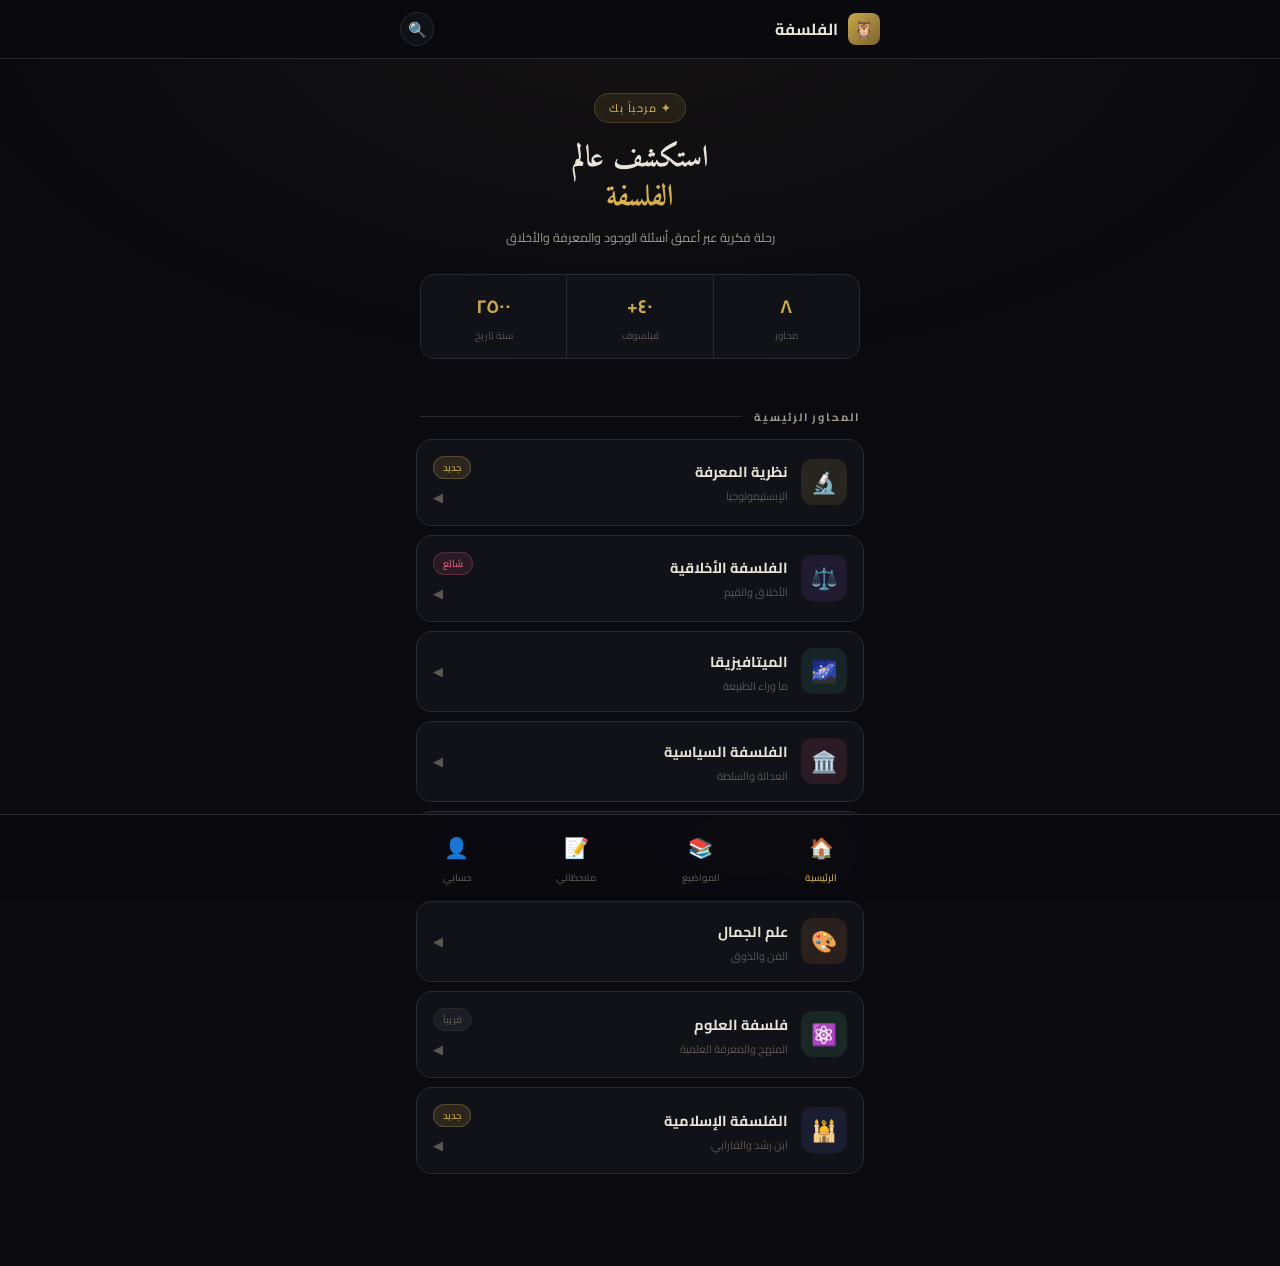
<file: index.html>
<!DOCTYPE html>
<html lang="ar" dir="rtl">
<head>
  <meta charset="UTF-8"/>
  <meta name="viewport" content="width=device-width, initial-scale=1.0, maximum-scale=1.0"/>
  <title>دراسة الفلسفة</title>
  <link href="https://fonts.googleapis.com/css2?family=Amiri:wght@400;700&family=Cairo:wght@300;400;600;700;900&display=swap" rel="stylesheet"/>
  <link rel="stylesheet" href="style.css"/>
</head>
<body>

<header class="header">
  <div class="header-inner">
    <div class="logo">
      <div class="logo-icon">🦉</div>
      <span class="logo-text">الفلسفة</span>
    </div>
    <div class="search-btn" onclick="openSearch()">🔍</div>
  </div>
</header>

<div class="search-overlay" id="searchOverlay" onclick="overlayClick(event)">
  <div class="search-box">
    <input class="search-input" id="searchInput" placeholder="ابحث عن موضوع..." oninput="doSearch(this.value)"/>
    <div class="search-results" id="searchResults"></div>
  </div>
</div>

<section class="hero">
  <div class="hero-eyebrow">✦ مرحباً بك</div>
  <h1 class="hero-title">استكشف عالم<br/><span>الفلسفة</span></h1>
  <p class="hero-sub">رحلة فكرية عبر أعمق أسئلة الوجود والمعرفة والأخلاق</p>
  <div class="stats-row">
    <div class="stat"><span class="stat-num" id="statTopics">٨</span><div class="stat-label">محاور</div></div>
    <div class="stat"><span class="stat-num">٤٠+</span><div class="stat-label">فيلسوف</div></div>
    <div class="stat"><span class="stat-num">٢٥٠٠</span><div class="stat-label">سنة تاريخ</div></div>
  </div>
</section>

<div class="sec-header">
  <span class="sec-title">المحاور الرئيسية</span>
  <div class="sec-line"></div>
</div>

<div class="cards" id="topicCards"></div>
<div class="spacer"></div>

<nav class="bottom-nav">
  <div class="nav-inner">
    <button class="nav-btn active"><span class="nav-btn-icon">🏠</span><span class="nav-btn-label">الرئيسية</span></button>
    <button class="nav-btn"><span class="nav-btn-icon">📚</span><span class="nav-btn-label">المواضيع</span></button>
    <button class="nav-btn"><span class="nav-btn-icon">📝</span><span class="nav-btn-label">ملاحظاتي</span></button>
    <button class="nav-btn"><span class="nav-btn-icon">👤</span><span class="nav-btn-label">حسابي</span></button>
  </div>
</nav>

<script src="data.js"></script>
<script src="app.js"></script>
</body>
</html>
</file>
<file: style.css>
/* ═══════════════ CSS Variables ═══════════════ */
:root {
  --bg:#0a0a0f; --bg-card:#111118; --bg-hover:#1a1a26;
  --gold:#c9a84c; --amber:#e8b84b; --gold-dim:#7a6230;
  --text:#e8e4d8; --text2:#9e9a8e; --muted:#5a5650;
  --border:#2a2830; --border2:#3d3a50;
  --green:#4ec87a; --red:#e06080;
  --glow:rgba(201,168,76,0.12);
}

/* ═══════════════ Reset ═══════════════ */
* { margin:0; padding:0; box-sizing:border-box; -webkit-tap-highlight-color:transparent; }
html { scroll-behavior:smooth; }
body {
  background:var(--bg); color:var(--text);
  font-family:'Cairo',sans-serif; min-height:100vh; overflow-x:hidden;
}
body::before {
  content:''; position:fixed; inset:0;
  background:radial-gradient(ellipse 80% 60% at 50% 0%,rgba(201,168,76,.06) 0%,transparent 70%);
  pointer-events:none; z-index:0;
}

/* ═══════════════ Header ═══════════════ */
.header {
  position:sticky; top:0; z-index:100;
  background:rgba(10,10,15,.93); backdrop-filter:blur(16px);
  border-bottom:1px solid var(--border); padding:0 16px;
}
.header-inner {
  display:flex; align-items:center; justify-content:space-between;
  height:58px; max-width:480px; margin:0 auto; gap:12px;
}
.logo { display:flex; align-items:center; gap:10px; }
.logo-icon {
  width:32px; height:32px; border-radius:8px;
  background:linear-gradient(135deg,var(--gold),var(--gold-dim));
  display:flex; align-items:center; justify-content:center; font-size:16px;
}
.logo-text { font-size:16px; font-weight:700; }
.search-btn {
  width:34px; height:34px; border-radius:50%;
  background:var(--bg-card); border:1px solid var(--border);
  display:flex; align-items:center; justify-content:center;
  cursor:pointer; color:var(--text2); font-size:15px;
}
.back-btn {
  width:34px; height:34px; border-radius:50%;
  background:var(--bg-card); border:1px solid var(--border);
  display:flex; align-items:center; justify-content:center;
  cursor:pointer; font-size:16px; flex-shrink:0;
}
.header-title { font-size:14px; font-weight:700; flex:1; text-align:center; }
.header-spacer { width:34px; }

/* ═══════════════ Search ═══════════════ */
.search-overlay {
  position:fixed; inset:0; background:rgba(0,0,0,.85);
  z-index:200; display:none; padding-top:72px;
}
.search-overlay.open { display:block; }
.search-box { width:calc(100% - 32px); max-width:448px; margin:0 auto; }
.search-input {
  width:100%; background:var(--bg-card); border:1px solid var(--border2);
  border-radius:14px; padding:14px 18px; font-size:16px; color:var(--text);
  font-family:'Cairo',sans-serif; outline:none; text-align:right;
}
.search-input::placeholder { color:var(--muted); }
.search-results { margin-top:10px; display:flex; flex-direction:column; gap:6px; }
.search-result-item {
  background:var(--bg-card); border:1px solid var(--border);
  border-radius:12px; padding:12px 16px; cursor:pointer;
  display:flex; align-items:center; gap:10px; font-size:13px; color:var(--text);
}
.search-result-item:active { background:var(--bg-hover); }

/* ═══════════════ Hero ═══════════════ */
.hero {
  position:relative; z-index:1; padding:32px 20px 24px;
  max-width:480px; margin:0 auto; text-align:center;
  animation:fadeUp .6s ease both;
}
.hero-eyebrow {
  display:inline-flex; align-items:center; gap:6px;
  background:rgba(201,168,76,.1); border:1px solid rgba(201,168,76,.25);
  border-radius:20px; padding:4px 14px; font-size:11px; color:var(--gold);
  letter-spacing:1.5px; text-transform:uppercase; margin-bottom:16px; font-weight:600;
}
.hero-title {
  font-family:'Amiri',serif; font-size:30px; font-weight:700;
  line-height:1.3; margin-bottom:10px;
}
.hero-title span {
  background:linear-gradient(135deg,var(--amber),var(--gold));
  -webkit-background-clip:text; -webkit-text-fill-color:transparent; background-clip:text;
}
.hero-sub { font-size:12.5px; color:var(--text2); line-height:1.8; max-width:290px; margin:0 auto 24px; }
.stats-row {
  display:flex; border:1px solid var(--border); border-radius:14px;
  overflow:hidden; background:var(--bg-card);
}
.stat { flex:1; padding:13px 8px; text-align:center; border-left:1px solid var(--border); }
.stat:last-child { border-left:none; }
.stat-num { font-size:19px; font-weight:700; color:var(--gold); display:block; }
.stat-label { font-size:10px; color:var(--muted); margin-top:2px; }

/* ═══════════════ Section Header ═══════════════ */
.sec-header {
  display:flex; align-items:center; padding:24px 20px 12px;
  max-width:480px; margin:0 auto; position:relative; z-index:1;
}
.sec-title { font-size:11px; font-weight:700; color:var(--text2); text-transform:uppercase; letter-spacing:1.8px; white-space:nowrap; }
.sec-line { flex:1; height:1px; background:var(--border); margin-right:12px; }

/* ═══════════════ Cards ═══════════════ */
.cards {
  padding:0 16px 12px; max-width:480px; margin:0 auto;
  position:relative; z-index:1; display:flex; flex-direction:column; gap:9px;
}
.topic-card {
  background:var(--bg-card); border:1px solid var(--border);
  border-radius:15px; padding:16px; cursor:pointer; transition:all .22s;
  display:flex; align-items:center; gap:13px;
  animation:fadeUp .55s ease both;
}
.topic-card:nth-child(1){animation-delay:.05s} .topic-card:nth-child(2){animation-delay:.1s}
.topic-card:nth-child(3){animation-delay:.15s} .topic-card:nth-child(4){animation-delay:.2s}
.topic-card:nth-child(5){animation-delay:.25s} .topic-card:nth-child(6){animation-delay:.3s}
.topic-card:nth-child(7){animation-delay:.35s} .topic-card:nth-child(8){animation-delay:.4s}
.topic-card:active { transform:scale(.975); border-color:var(--border2); background:var(--bg-hover); }
.topic-card.locked { opacity:.45; }
.card-icon { width:46px; height:46px; border-radius:12px; display:flex; align-items:center; justify-content:center; font-size:21px; flex-shrink:0; }
.card-body { flex:1; min-width:0; }
.card-title { font-size:14.5px; font-weight:700; margin-bottom:3px; white-space:nowrap; overflow:hidden; text-overflow:ellipsis; }
.card-desc { font-size:11px; color:var(--muted); line-height:1.55; }
.card-right { display:flex; flex-direction:column; align-items:flex-end; gap:6px; flex-shrink:0; }
.card-badge { font-size:9.5px; padding:2px 9px; border-radius:20px; font-weight:600; }
.badge-new { background:rgba(201,168,76,.14); color:var(--gold); border:1px solid rgba(201,168,76,.28); }
.badge-hot { background:rgba(220,100,130,.12); color:var(--red); border:1px solid rgba(220,100,130,.25); }
.badge-soon { background:rgba(100,100,120,.15); color:var(--muted); border:1px solid var(--border); }
.card-arrow { color:var(--muted); font-size:13px; }
.icon-gold    { background:rgba(201,168,76,.12); }
.icon-violet  { background:rgba(140,100,220,.12); }
.icon-teal    { background:rgba(70,180,160,.12); }
.icon-rose    { background:rgba(220,100,130,.12); }
.icon-sky     { background:rgba(80,160,220,.12); }
.icon-orange  { background:rgba(220,140,70,.12); }
.icon-emerald { background:rgba(80,200,120,.12); }
.icon-indigo  { background:rgba(100,120,220,.12); }

/* ═══════════════ Tabs ═══════════════ */
.tabs {
  display:flex; background:var(--bg-card); border-bottom:1px solid var(--border);
  overflow-x:auto; position:sticky; top:56px; z-index:90; scrollbar-width:none;
}
.tabs::-webkit-scrollbar { display:none; }
.tab {
  padding:12px 18px; font-size:12px; font-weight:600; color:var(--muted);
  cursor:pointer; white-space:nowrap; border-bottom:2px solid transparent;
  font-family:'Cairo',sans-serif; background:none;
  border-top:none; border-left:none; border-right:none; transition:all .2s;
}
.tab.active { color:var(--gold); border-bottom-color:var(--gold); }

/* ═══════════════ Content ═══════════════ */
.content { max-width:480px; margin:0 auto; padding:16px; position:relative; z-index:1; }
.tab-pane { display:none; animation:fadeUp .35s ease both; }
.tab-pane.active { display:block; }

/* ═══════════════ Overview ═══════════════ */
.overview-hero {
  background:linear-gradient(135deg,#16121f,#0f0f1a);
  border:1px solid var(--border); border-radius:18px;
  padding:22px; margin-bottom:14px; text-align:center;
}
.ov-icon { font-size:48px; margin-bottom:12px; }
.ov-title { font-family:'Amiri',serif; font-size:24px; font-weight:700; margin-bottom:4px; }
.ov-subtitle { font-size:12px; color:var(--gold); letter-spacing:1.5px; margin-bottom:14px; }
.ov-desc { font-size:13px; color:var(--text2); line-height:1.9; }
.ov-stats { display:flex; border:1px solid var(--border); border-radius:12px; overflow:hidden; background:var(--bg); margin-top:16px; }
.ov-stat { flex:1; padding:11px 6px; text-align:center; border-left:1px solid var(--border); }
.ov-stat:last-child { border-left:none; }
.ov-stat-num { font-size:17px; font-weight:700; color:var(--gold); display:block; }
.ov-stat-label { font-size:9.5px; color:var(--muted); }

/* ═══════════════ Chapters ═══════════════ */
.chapter-block { background:var(--bg-card); border:1px solid var(--border); border-radius:15px; margin-bottom:10px; overflow:hidden; }
.chapter-header { display:flex; align-items:center; gap:12px; padding:15px 16px; cursor:pointer; }
.chapter-header:active { background:var(--bg-hover); }
.ch-icon { width:40px; height:40px; border-radius:10px; background:rgba(201,168,76,.1); display:flex; align-items:center; justify-content:center; font-size:19px; flex-shrink:0; }
.ch-info { flex:1; }
.ch-title { font-size:14px; font-weight:700; }
.ch-desc { font-size:11px; color:var(--muted); margin-top:2px; }
.ch-count { font-size:10px; color:var(--text2); background:var(--bg); border:1px solid var(--border); padding:2px 8px; border-radius:20px; }
.ch-toggle { color:var(--muted); font-size:12px; transition:transform .25s; }
.chapter-block.open .ch-toggle { transform:rotate(-90deg); }
.lessons-list { border-top:1px solid var(--border); }
.lesson-item { display:flex; align-items:center; gap:11px; padding:13px 16px; border-bottom:1px solid var(--border); cursor:pointer; }
.lesson-item:last-child { border-bottom:none; }
.lesson-item:active { background:var(--bg-hover); }
.lesson-dot { width:28px; height:28px; border-radius:50%; background:rgba(201,168,76,.1); border:1px solid rgba(201,168,76,.25); display:flex; align-items:center; justify-content:center; font-size:11px; color:var(--gold); font-weight:700; flex-shrink:0; }
.lesson-info { flex:1; }
.lesson-title { font-size:13px; font-weight:600; }
.lesson-dur { font-size:10px; color:var(--muted); margin-top:1px; }
.lesson-arrow { color:var(--muted); font-size:12px; }

/* ═══════════════ Lesson Modal ═══════════════ */
.lesson-modal { position:fixed; inset:0; background:var(--bg); z-index:300; overflow-y:auto; transform:translateX(100%); transition:transform .3s ease; }
.lesson-modal.open { transform:translateX(0); }
.modal-header { position:sticky; top:0; background:rgba(10,10,15,.95); backdrop-filter:blur(12px); border-bottom:1px solid var(--border); padding:0 16px; }
.modal-header-inner { display:flex; align-items:center; height:54px; gap:12px; max-width:480px; margin:0 auto; }
.modal-content { max-width:480px; margin:0 auto; padding:20px 16px 100px; }
.modal-title { font-family:'Amiri',serif; font-size:22px; font-weight:700; margin-bottom:6px; }
.modal-meta { font-size:11px; color:var(--muted); margin-bottom:18px; }
.modal-body { font-size:14px; color:var(--text2); line-height:2.1; margin-bottom:20px; }
.terms-block { background:var(--bg-card); border:1px solid var(--border); border-radius:12px; padding:14px; margin-bottom:16px; }
.terms-title { font-size:11px; font-weight:700; color:var(--gold); letter-spacing:1px; text-transform:uppercase; margin-bottom:10px; }
.term-chip { display:inline-block; background:rgba(201,168,76,.08); border:1px solid rgba(201,168,76,.2); color:var(--text2); font-size:11px; padding:3px 10px; border-radius:20px; margin:3px; }
.example-block { background:linear-gradient(135deg,rgba(201,168,76,.05),rgba(201,168,76,.02)); border:1px solid rgba(201,168,76,.2); border-radius:12px; padding:15px; margin-bottom:16px; }
.example-label { font-size:10px; font-weight:700; color:var(--gold); letter-spacing:1.5px; text-transform:uppercase; margin-bottom:8px; }
.example-text { font-size:13px; color:var(--text); line-height:1.9; }
.quote-block { background:var(--bg-card); border-right:3px solid var(--gold); padding:14px 16px; border-radius:0 12px 12px 0; margin-bottom:16px; }
.quote-text { font-family:'Amiri',serif; font-size:17px; color:var(--text); margin-bottom:6px; }
.quote-author { font-size:11px; color:var(--gold); }

/* ═══════════════ Philosophers ═══════════════ */
.phil-card { background:var(--bg-card); border:1px solid var(--border); border-radius:14px; padding:15px; margin-bottom:9px; display:flex; align-items:flex-start; gap:13px; }
.phil-avatar { width:46px; height:46px; border-radius:50%; background:linear-gradient(135deg,rgba(201,168,76,.15),rgba(201,168,76,.05)); border:1px solid rgba(201,168,76,.2); display:flex; align-items:center; justify-content:center; font-size:22px; flex-shrink:0; }
.phil-name { font-size:15px; font-weight:700; margin-bottom:2px; }
.phil-dates { font-size:10.5px; color:var(--gold); margin-bottom:4px; }
.phil-contrib { font-size:11.5px; color:var(--text2); line-height:1.6; }
.phil-nation { display:inline-block; font-size:9.5px; background:var(--bg); border:1px solid var(--border); color:var(--muted); padding:2px 8px; border-radius:20px; margin-top:5px; }

/* ═══════════════ Concepts ═══════════════ */
.concept-card { background:var(--bg-card); border:1px solid var(--border); border-radius:12px; padding:14px; margin-bottom:8px; }
.concept-term { font-size:15px; font-weight:700; color:var(--gold); margin-bottom:5px; }
.concept-def { font-size:12.5px; color:var(--text2); line-height:1.75; }

/* ═══════════════ Quiz ═══════════════ */
.quiz-header { text-align:center; padding:20px 0 24px; }
.quiz-title { font-family:'Amiri',serif; font-size:22px; font-weight:700; margin-bottom:6px; }
.quiz-sub { font-size:12px; color:var(--text2); }
.quiz-progress { background:var(--border); border-radius:4px; height:5px; margin-bottom:28px; overflow:hidden; }
.quiz-progress-fill { height:100%; background:linear-gradient(90deg,var(--gold-dim),var(--gold)); transition:width .4s ease; border-radius:4px; }
.question-block { background:var(--bg-card); border:1px solid var(--border); border-radius:16px; padding:20px; margin-bottom:16px; }
.q-num { font-size:10px; color:var(--gold); font-weight:700; letter-spacing:1px; text-transform:uppercase; margin-bottom:8px; }
.q-text { font-size:15px; font-weight:600; line-height:1.7; margin-bottom:18px; }
.options { display:flex; flex-direction:column; gap:9px; }
.option { padding:13px 15px; border-radius:12px; border:1.5px solid var(--border); font-size:13px; cursor:pointer; transition:all .2s; background:var(--bg); font-family:'Cairo',sans-serif; color:var(--text); text-align:right; }
.option:active { background:var(--bg-hover); }
.option.correct { border-color:var(--green); background:rgba(78,200,122,.08); color:var(--green); }
.option.wrong { border-color:var(--red); background:rgba(220,100,130,.08); color:var(--red); }
.option.disabled { pointer-events:none; }
.explanation { margin-top:14px; padding:12px; background:rgba(201,168,76,.06); border-radius:10px; border:1px solid rgba(201,168,76,.18); font-size:12px; color:var(--text2); line-height:1.8; display:none; }
.explanation.show { display:block; }
.next-btn { width:100%; padding:14px; background:linear-gradient(135deg,var(--gold),var(--gold-dim)); color:#0a0a0f; font-size:14px; font-weight:700; border-radius:12px; border:none; cursor:pointer; font-family:'Cairo',sans-serif; margin-top:14px; display:none; }
.next-btn.show { display:block; }
.quiz-done { text-align:center; padding:30px 20px; }
.quiz-score { font-size:52px; font-weight:900; color:var(--gold); }
.quiz-score-label { font-size:14px; color:var(--text2); margin-top:8px; }
.retry-btn { margin-top:20px; padding:13px 30px; background:var(--bg-card); border:1px solid var(--border); color:var(--text); border-radius:12px; font-size:14px; font-weight:700; font-family:'Cairo',sans-serif; cursor:pointer; }

/* ═══════════════ Bottom Nav ═══════════════ */
.bottom-nav { position:fixed; bottom:0; left:0; right:0; background:rgba(10,10,15,.96); backdrop-filter:blur(20px); border-top:1px solid var(--border); padding:10px 0 max(10px,env(safe-area-inset-bottom)); z-index:100; }
.nav-inner { display:flex; justify-content:space-around; max-width:480px; margin:0 auto; }
.nav-btn { display:flex; flex-direction:column; align-items:center; gap:3px; padding:4px 14px; cursor:pointer; border:none; background:none; color:var(--muted); font-family:'Cairo',sans-serif; transition:color .2s; }
.nav-btn.active { color:var(--gold); }
.nav-btn-icon { font-size:20px; }
.nav-btn-label { font-size:9.5px; font-weight:600; }
.spacer { height:80px; }

/* ═══════════════ Animations ═══════════════ */
@keyframes fadeUp { from{opacity:0;transform:translateY(16px)} to{opacity:1;transform:translateY(0)} }
</file>
